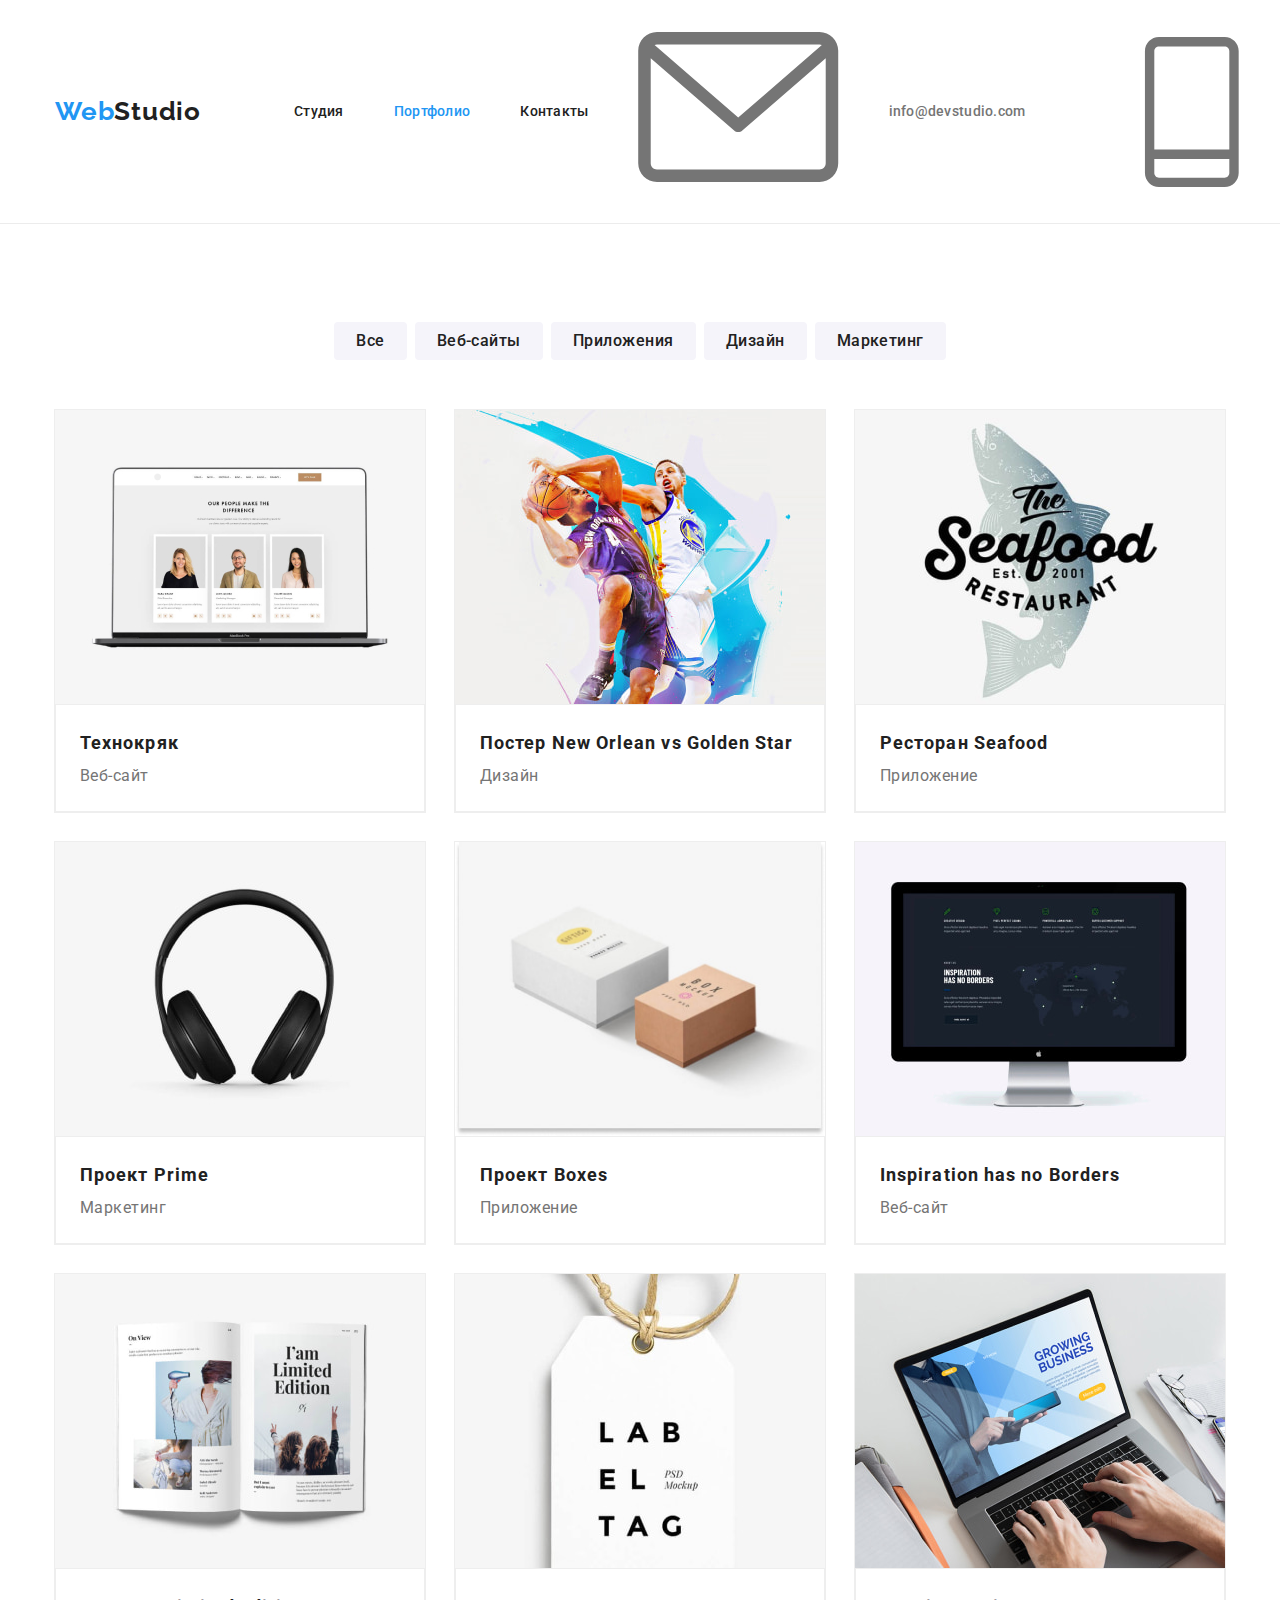
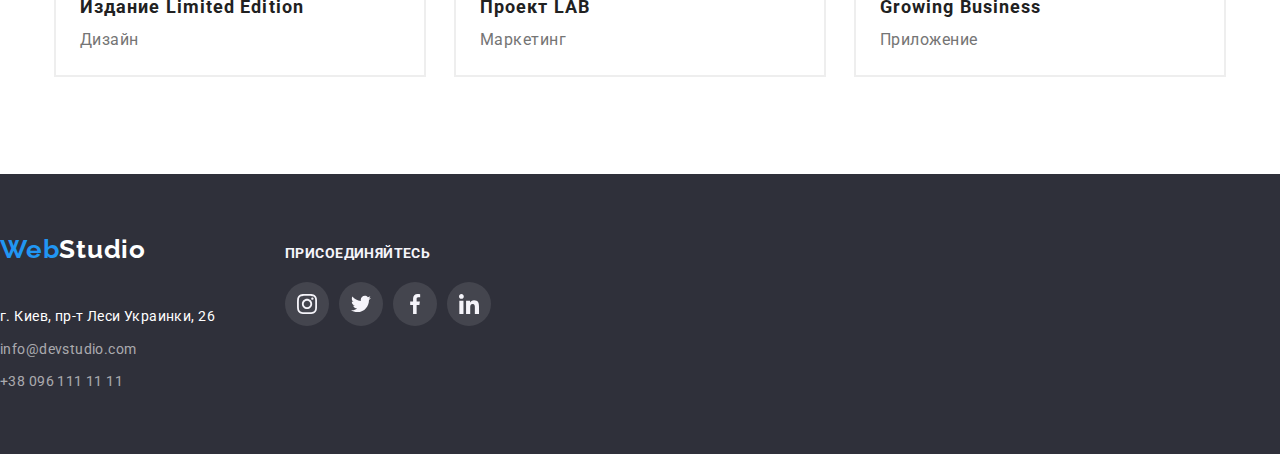
<file: docs/portfolio.html>
<!DOCTYPE html>
<html lang="ru">

<head>
  <meta charset="UTF-8" />
  <meta http-equiv="X-UA-Compatible" content="IE=edge" />
  <meta name="viewport" content="width=device-width, initial-scale=1.0" />
  <title>Document</title>
  <link rel="preconnect" href="https://fonts.googleapis.com" />
  <link rel="preconnect" href="https://fonts.gstatic.com" crossorigin />
  <link href="https://fonts.googleapis.com/css2?family=Raleway:wght@700&family=Roboto:wght@400;500;700;900&display=swap"
    rel="stylesheet" />

  <link href="https://cdnjs.cloudflare.com/ajax/libs/modern-normalize/1.1.0/modern-normalize.min.css"
    rel="stylesheet" />
  <link rel="stylesheet" href="./css/style.css" />
</head>

<body class="body">
  <!-- Шапка сайта -->
  <header class="page-header">
    <div class="main-nav conteiner">
      <nav class="nav-content">
        <a href="./index.html" lang="en" class="logo logo-header link">
          <span class="logo-accent">Web</span>Studio
        </a>
        <ul class=" nav-list">
          <li class="nav-item">
            <a href="./index.html" class="nav-link link ">Студия</a>
          </li>
          <li class="nav-item">
            <a href="./portfolio.html" class="nav-link link current">Портфолио</a>
          </li>
          <li class="nav-item"><a href="#address" class="nav-link link">Контакты
            </a>
          </li>
        </ul>
      </nav>
      <ul class="info-list ">
        <li class="info-item">
          <a href="mailto:info@devstudio.com" class=" info-link link">
            <svg class="icon mail">
              <use href="./img/sprite.svg#icon-mail"></use>
            </svg>info@devstudio.com</a>
        </li>
        <li class="info-item list">
          <a href="tell:+380961111111" class="info-link link"><svg class="icon tel">
            <use href="./img/sprite.svg#icon-tel" ></use>
          </svg> +38 096 111 11 11</a>
        </li>
      </ul>
    </div>
  </header>
  <main>
    <section class="filter-section">
      <div class="main-project conteiner">
        <h1 class="visually-hidden">Портфолио</h1>

        <div class="filter">
          <h2 class="filter-title visually-hidden">Направления проєктов</h2>
          <ul class="filter-list">
            <li class="filter-item">
              <button type="button" class="filter-button">Все</button>
            </li>
            <li class="filter-item">
              <button type="button" class="filter-button">Веб-сайты</button>
            </li>
            <li class="filter-item">
              <button type="button" class="filter-button">Приложения</button>
            </li>
            <li class="filter-item"><button type="button" class="filter-button">Дизайн</button></li>
            <li class="filter-item">
              <button type="button" class="filter-button">Маркетинг</button>
            </li>
          </ul>
        </div>
        <div class="project">
          <h2 class="project-title visually-hidden">Список проєктов</h2>
          <ul class="project-list list">
            <li class="project-item">
              <a href=""></a>
              <img src="./img/portfolioimg/technokryakimg.jpg" alt="Technokryak" height="294" width="370" />
              <div class="project-box">
                <h3 class="project-name">Технокряк</h2>
                  <p class="project-type">Веб-сайт</p>
              </div>
            </li>
            <li class="project-item">
              <a href=""></a>
              <img src="./img/portfolioimg/ПостерNewOrleanvsGoldenStarimg.jpg" alt="Poster New Orlean" height="294"
                width="370" />
              <div class="project-box">
                <h3 class="project-name">Постер New Orlean vs Golden Star</h2>
                  <p class="project-type">Дизайн</p>
              </div>
            </li>
            <li class="project-item">
              <a href=""></a>
              <img src="./img/portfolioimg/restorantimg.jpg" alt="Restorant App" height="294" width="370" />
              <div class="project-box">
                <h3 class="project-name">Ресторан Seafood</h3>
                <p class="project-type">Приложение</p>
              </div>
            </li>
            <li class="project-item">
              <a href=""></a>
              <img src="./img/portfolioimg/progectimg.jpg" alt="Prime project" height="294" width="370" />
              <div class="project-box">
                <h3 class="project-name">Проект Prime</h3>
                <p class="project-type">Маркетинг</p>
              </div>
            </li>
            <li class="project-item">
              <a href=""></a>
              <img src="./img/portfolioimg/boxesimg.jpg" alt="Boxes project" height="294" width="370" />
              <div class="project-box">
                <h3 class="project-name">Проект Boxes</h3>
                <p class="project-type">Приложение</p>
              </div>
            </li>
            <li class="project-item">
              <a href=""></a>
              <img src="./img/portfolioimg/vebsiteimg.jpg" alt="VebDew" height="294" width="370" />
              <div class="project-box">
                <h3 class="project-name">Inspiration has no Borders</h3>
                <p class="project-type">Веб-сайт</p>
              </div>
            </li>
            <li class="project-item">
              <a href="">
                <img src="./img/portfolioimg/izdaniyeimg.jpg" alt="Design" height="294" width="370" /></a>
              <div class="project-box">
                <h3 class="project-name">Издание Limited Edition</h3>
                <p class="project-type"> Дизайн </p>
              </div>
            </li>
            <li class="project-item">
              <a href="">
                <img src="./img/portfolioimg/labimg.jpg" alt="Marketing project" height="294" width="370" /></a>
              <div class="project-box">
                <h3 class="project-name">Проект LAB</h3>
                <p class="project-type">Маркетинг</p>
              </div>
            </li>
            <li class="project-item">
              <a href="">
                <img src="./img/portfolioimg/biznessimg.jpg" alt="Business App" height="294" width="370" /></a>
              <div class="project-box">
                <h3 class="project-name">Growing Business</h2>
                  <p class="project-type">Приложение</p>
              </div>
            </li>
          </ul>
        </div>
      </div>
    </section>
  </main>

  <!-- Футер -->
  <footer>
    <div class="container">
        <div class="footer-box">
            <div>
                <a href="./index.html" lang="en" class="logo footer-logo"><span class="logo-accent">Web</span>Studio</a>
                <address class="address">
                    <p>г. Киев, пр-т Леси Украинки, 26</p>
                    <a href="mailto:info@devstudio.com" class="mail">info@devstudio.com</a>
                    <a href="tel:+380961111111" class="tel">+38 096 111 11 11</a>
                </address>
            </div>
            <div class="footer-list-box">
                <p class="footer-title">присоединяйтесь</p>
                <ul class="footer-list">
                    <li class="footer-item">
                        <a href="https://www.instagram.com/" class="footer-social-link"><svg class="footer-social-network">
                                <use href="./img/sprite.svg#icon-instagram"></use>
                            </svg></a>
                    </li>
                    <li class="footer-item"><a href="https://twitter.com/" class="footer-social-link"><svg class="footer-social-network">
                                <use href="./img/sprite.svg#icon-twitter"></use>
                            </svg></a>
                    </li>
                    <li class="footer-item"><a href="https://www.facebook.com/" class="footer-social-link"><svg class="footer-social-network">
                                <use href="./img/sprite.svg#icon-facebook"></use>
                            </svg></a>
                    </li>
                    <li class="footer-item"><a href="https://www.linkedin.com/" class="footer-social-link"><svg class="footer-social-network">
                                <use href="./img/sprite.svg#icon-linkedin"></use>
                            </svg></a>
                    </li>
                </ul>
            </div>
        </div>
    
    </div>
</footer>
</body>

</html>
</file>
<file: docs/css/style.css>
*,
*::before,
*::after {
    box-sizing: border-box;
}

:root {
    --main-font: roboto, sans-serif;
    --secondary-font: raleway, sans-serif;
    --secondary-button-color: #F5F4FA;

    --primary-bg-color: #ffffff;
    --secondary-bg-color: #f5f4fa;
    --footer-bg-color: #2f303a;

    --primary-text-color: #757575;
    --secondary-text-color: #ffffff;
    --title-text-color: #212121;

    --logo-white-color: #ffffff;
    --logo-blask-color: #212121;
    --hover-button-color: #188CE8;
    --accent-color: #2196f3;
    --footer-link-bg: rgba(255, 255, 255, 0.1);
    --social-network-fill: #AFB1B8;
    --footer-address-color:rgba(255, 255, 255, 0.6);

}

/*main*/


h1,
h2,
h3,
h4,
h5,
h6,
p,
ul {
  margin: 0;
  padding: 0;
}

ul {
  list-style: none;
  padding: 0;
  margin: 0;
}

.link {
  text-decoration: none;
}

address {
  font-style: normal;
}
img {
  display: block;
  min-width: 100%;
}


body {
    font-family: var(--main-font);
    color: var(--primary-text-color);
}
.section {
    padding-top: 94px;
    padding-bottom: 94px;
}
.section-whatwedo {
padding-bottom: 94px;
}
.conteiner {
    width: 1200px;
    padding: 0 15px;
    margin: auto;
  
}

.visually-hidden {
    position: absolute;
    width: 1px;
    height: 1px;
    margin: -1px;
    padding: 0;
    overflow: hidden;
    border: 0;
    clip: rect(0 0 0 0);
}

.link {
    text-decoration: none;
}

.list {
    display: flex;
    padding: 0px;
    margin: 0px;
    list-style-type: none;
}

.pages {
    font-family: var(--main-font);

    background-color: var(--primary-bg-color);
}

.logo {
    font-family: var(--secondary-font);
    font-weight: 700;
    font-size: 26px;
    line-height: 1.19;
    letter-spacing: 0.03em;
    font-size: 26px;
    text-decoration: none;
}

.logo-header {
color: var(--logo-blask-color);
font-family: Raleway;
font-weight: 700;
font-size: 26px;
line-height: 1.19;
text-decoration: none;
 margin-right: 93px;
}

.logo-footer {
    color: var(--logo-white-color);
}

.logo-accent {
    color: var(--accent-color);
}

/*----------Site naw----------*/
.page-header {
    border-bottom: 1px solid #ececec;
}

.main-nav {
    display: flex;
    align-items: center;
}

.nav-content {
    display: flex;
    align-items: center;
    justify-content: space-around;
}
.nav-list {
  display: flex;
  margin: auto;
}
.nav-list:last-child {
    margin-right: 0;
  }
  .contact .item {
    display: flex;
    margin-right: 50px;
    align-items: center;
  }
.info-item{
    display: inline-block;
    vertical-align: middle;
}
.info-list .info-item {
    display: flex;
    margin-right: 50px;
    align-items: center;
}
.info-item:last-child {
    margin-right: 0;
}
.info-list .info-link {
    color: var(--primary-text-color);
    fill: var(--primary-text-color);
    text-decoration: none;
    font-weight: 500;
    font-size: 14px;
    line-height: 1.14;
    letter-spacing: 0.02em;
    padding: 32px 0;
    align-items: center;
  display: flex;
  }
  .info-list .info-link:focus,
  .info-list .info-link:hover {
    color: var(--accent-color);
    fill: var(--accent-color);
  }
.nav-item:not(:last-child) {
    margin-right: 50px;
}

.nav-link {
    text-decoration: none;
    display: flex;
    padding-top: 32px;
    padding-bottom: 32px;
    font-style: normal;
    font-weight: 500;
    font-size: 14px;
    line-height: 1.14;
    letter-spacing: 0.02em;
    color: var(--title-text-color);
}

.nav-link:hover,
.nav-link:focus {
    color: var(--accent-color);
}

.nav-link.current {
    color: var(--accent-color);
}
.info-list {
    display: flex;
    margin-left: auto;
}

.info-item:not(:last-child) {
    margin-right: 50px;
}

.info-link {
    /* background-color: tomato; */
    padding-top: 32px;
    padding-bottom: 32px;
    font-style: normal;
    font-weight: 500;
    font-size: 14px;
    line-height: 1.14;
    letter-spacing: 0.02em;
    color: var(--primary-text-color);
}

.info-link:hover,
.info-link:focus {
    color: var(--accent-color);
}
.icon-tel {
    width:10px; 
    height:16px;
    margin-right: 10px;
  }
  .icon-mail {
    width:16px;
    height:12px;
    margin-right: 10px;
  }
  /* hero */

.address {
    margin-top: 20px;
}

.address-item:not(:last-child) {
    margin-bottom: 9px;
}

.address-link {
    font-style: normal;
    font-weight: normal;
    font-size: 14px;
    line-height: 1.71;
    letter-spacing: 0.03em;
    color: var(--secondary-text-color);
}

.address-link.info {
    color: rgba(255, 255, 255, 0.6);
}

/* index.html */

/* hero */
.hero.section {
    text-align: center;
    padding: 200px 0;
    max-width: 1600px;
    background-color: var(--bgc-hero);
    background-image:linear-gradient(rgba(47, 48, 58, 0.4), rgba(47, 48, 58, 0.4)), 
    url(../img/bckgrImg.jpg);
    background-position: center;
    background-size: cover;
    margin-left: auto;
    margin-right: auto;
}

.hero-content {
    text-align: center;
}

.hero-title {
    /* padding-bottom: 20px; */
    font-weight: 900;
    font-size: 44px;
    line-height: 1.36;
    text-align: center;
    letter-spacing: 0.06em;
    text-transform: uppercase;
    color: var(--secondary-text-color);
    font-size: 44px;
}

.hero-button {
    margin-top: 30px;
    display: inline-block;
    border-radius: 4px;
    padding: 10px 32px;
    font-family: Roboto;
    font-weight: 700;
    font-size: 16px;
    line-height: 1.87;
    letter-spacing: 0.06em;
    color: var(--secondary-text-color);
    background-color: var(--accent-color);
    box-shadow: 0px 4px 4px rgba(0, 0, 0, 0.15);
    font-size: 16px;
}

.hero-button:hover,
.hero-button:focus {
    background-color: var(--hover-button-color);
    cursor: pointer;
}

/* advantage */

.box-icons {
   position: relative;
    width: 270px;
    height: 120px;
    background-color: var(--secondary-bg-color);
    text-align: center;
    margin-bottom: 30px;
    border-radius: 4px;
}
  
.skill-icons {
  position: absolute;
  top: 50%;
  left: 50%;
  transform: translate(-50%,-50%);
  width: 70px;
  height: 70px;
}
  
.advantage-list {

    display: flex;
    margin-left: -15px;
    margin-right: -15px;
}

.advantage-item {
    margin-left: 15px;
    margin-right: 15px;
    flex-basis: calc((100% - 120px) / 4);
}

.advantage-title {
    margin-bottom: 10px;
    font-weight: 700;
    font-size: 14px;
    line-height: 1.4;
    letter-spacing: 0.03em;
    text-transform: uppercase;
    color: var(--title-text-color);
}

.advantage-text {
    font-weight: normal;
    font-size: 14px;
    line-height: 1.71;
    letter-spacing: 0.03em;
    color: var(--primary-text-color);
}

.about-title {
    margin-bottom: 50px;
    font-weight: 700;
    font-size: 36px;
    line-height: 1.16;
    text-align: center;
    letter-spacing: 0.03em;
    color: var(--title-text-color);
}

.about-list {
    display: flex;
}

.about-item:not(:last-child) {
    margin-right: 30px;
}

/* team */
 .team-section {
    display: flex;
    padding-bottom: 94px;
    padding-top: 94px;
    background-color: var(--secondary-bg-color);
    margin-bottom: 0;
}
.team-section ul {
display: flex; 
flex-direction: row;
padding-left: 0;

}

.team-title {
    margin-bottom: 50px;
    font-weight: 700;
    font-size: 36px;
    line-height: 1.16;
    text-align: center;
    letter-spacing: 0.03em;
    color: var(--title-text-color);
}

.team-list {
    display: flex;
   
}
.team-box {
   padding-top: 30px;
   padding-bottom: 30px;
   background-color: var(--logo-white-color);
   border-radius: 2px ;
}
 
.team-item {

    width: calc((100% - 90px) / 4);
    margin-right: 30px;
    display: inline-block;
    flex-direction: row;
    box-shadow: 0px 1px 3px rgba(0, 0, 0, 0.12), 0px 1px 1px rgba(0, 0, 0, 0.14),
          0px 2px 1px rgba(0, 0, 0, 0.2);
    border-radius: 0px 0px 4px 4px;
    background-color: var(--primary-white-color);
    margin: 0 10px 0 0;
}

.team-item:not(:last-child) {
    margin-right: 30px;
}

.team-name {
    text-align: center;
    font-weight: 500;
    font-size: 16px;
    line-height: 1.19;
    letter-spacing: 0.03em;
    color: var(--title-text-color);
    margin-bottom: 10px;
}

.team-post {
    font-weight: 400;
    font-size: 16px;
    line-height: 1.19;
    text-align: center;
    letter-spacing: 0.03em;
    color: var(--primary-text-color);
    margin-bottom: 16px;
}
.list-social-networks {
    display: flex;
    justify-content: center;
}
  
.command-item {
    margin-right: 10px;
}
  
.command-item:nth-child(4n) {
    margin-right: 0;
}
  
.social-link {
  display: flex;
  align-items: center;
  justify-content: center;
  width: 44px;
  height: 44px;
  border-radius: 50%;
  padding: 12px;
}
.social-link:focus,
.social-link:hover {
background-color: var(--accent-color);
}
.social-link:focus .social-network,
.social-link:hover .social-network {
    fill: var(--secondary-text-color); 
   
}
  
.social-network {
    display: block;
    width: 20px;
    height: 20px;
    fill: var(--social-network-fill);
}
 /* Наши постоянные клиенты  */
.section-title {
    margin-bottom: 50px;
    font-weight: 700;
    font-size: 36px;
    line-height: 1.16;
    text-align: center;
    letter-spacing: 0.03em;
    color: var(--title-text-color);
}
.section-clients {
  padding-top: 94px;
  padding-bottom: 94px;
}

.clients-list {
  display: flex;
  padding-left: 0;
  align-items: center;
}

.client {
  margin-right: 30px;
}

.client:nth-child(6n) {
  margin-right: 0px;
}

.client-link {
  display: block;
  position: relative;
  width: 170px;
  height: 92px;
  border: 1px solid #afb1b8;
}

.client-link:hover,
.client-link:focus {
  border: 1px solid var(--accent-color);
}

.client-link:focus .client-icon,
.client-link:hover .client-icon {
  fill: var(--accent-color);
}

.client-icon {
  display: block;
  position: absolute;
  top: 50%;
  left: 50%;
  transform: translate(-50%,-50%);
  width: 106px;
  height: 60px;
  fill: var(--secondary-bg-color);
  fill: #afb1b8;
}

/*footer*/
footer {
    background-color: #2f303a;
    padding-top: 60px;
    padding-bottom: 60px;
  }
  
  .footer-box {
    display: flex;
  }
  
  .footer-logo {
    margin-bottom: 20px;
    display: inline-block;
    color: var(--secondary-text-color);
  }
  .address > p,
  .address > a {
    color: var(--footer-address-color);
    text-decoration: none;
    font-size: 14px;
    line-height: 1.71;
    letter-spacing: 0.03em;
    font-style: normal;
    display: block;
  }
  
  .address > p {
    margin-bottom: 9px;
    color: var(--secondary-text-color);
  }
  
  .mail {
    margin-bottom: 9px;
  }
 
  
  .footer-list-box {
    margin-left: 70px;
    padding-top: 12px;
  }
  
  .footer-title {
    font-weight: bold;
    font-size: 14px;
    line-height: 1.14;
    letter-spacing: 0.03em;
    text-transform: uppercase;
    color: var(--secondary-bg-color);
    margin-bottom: 20px;
  }
  
  .footer-list {
    display: flex;
    padding-left: 0;
  }
  
  .footer-item {
    margin-right: 10px;
  }
  
  .footer-item:nth-child(4n) {
    margin-right: 0px;
  }
  
  .footer-social-link {
    display: flex;
    align-items: center;
    justify-content: center;
    width: 44px;
    height: 44px;
    border-radius: 50%;
    padding: 12px;
    background-color:var(--footer-link-bg);
  }
  
  .footer-social-link:nth-child(4n) {
    margin-right: 0px;
  }
  
  .footer-social-link:focus,
  .footer-social-link:hover {
    background-color: var(--accent-color);
  }
  
  .footer-social-network {
    display: block;
    width: 20px;
    height: 20px;
    fill: var(--secondary-bg-color);
  }
  
/* filter */

.filter-section {
    padding-bottom: 94px;
    padding-top: 94px;
}
.filter {
    text-align: center;
}

.filter-button {
    display: inline-block;
    border: 0px;
    border-radius: 4px;
    padding: 6px 22px;
    font-family: Roboto;
    font-weight: 500;
    font-size: 16px;
    line-height: 1.62;
    letter-spacing: 0.03em;
    background-color: var(--secondary-bg-color);
    color: var(--title-text-color);
    cursor: pointer;
}

.filter-button:focus,
.filter-button:hover {
    background-color: var(--accent-color);
    color: var(--secondary-text-color);
    cursor: pointer;
}

.filter-button:not(:last-child) {
    margin-right: 4px;

}

.filter-list {
    margin: 0px;
    padding: 0px;
    text-align: center;
    list-style: none;
    display: flex;
    flex-wrap: wrap;
    justify-content: center;
    margin-bottom: 50px;
}

.filter-item {
    margin: 4px;
    border-bottom: var(--primary-text-color);
    cursor: pointer;
}

/* project*/

.project-list {
    display: flex;
    flex-wrap: wrap;
    margin: -15px;
}

.project-item {
    text-decoration: none;
    outline: 1px solid #eeeeee;
    margin: 15px;
    flex-basis: calc((100% - 90px) / 3);
    transition: box-shadow .3s;
    transform: translateY(-0.25em);
}
.project-item:focus,
.project-item:hover {
  box-shadow:
  0 1px 4px rgba(0, 0, 0, 0.16),
  0 0 4px  rgba(0, 0, 0, 0.06),
  0 0 1px rgba(0, 0, 0, 0.12);
}

.project-name {
    font-weight: 700;
    font-size: 18px;
    line-height: 2;
    letter-spacing: 0.06em;
    color: var(--title-text-color);
}
.project-box {
  padding-top: 20px;
  padding-bottom: 20px;
  padding-left: 24px;
  padding-right: 24px;
  border: 1px solid #eeeeee;
    
}

.project-type {
    font-weight: 400;
    font-size: 16px;
    line-height: 1.87;
    letter-spacing: 0.03em;
    color: var(--primary-text-color);
}
</file>
